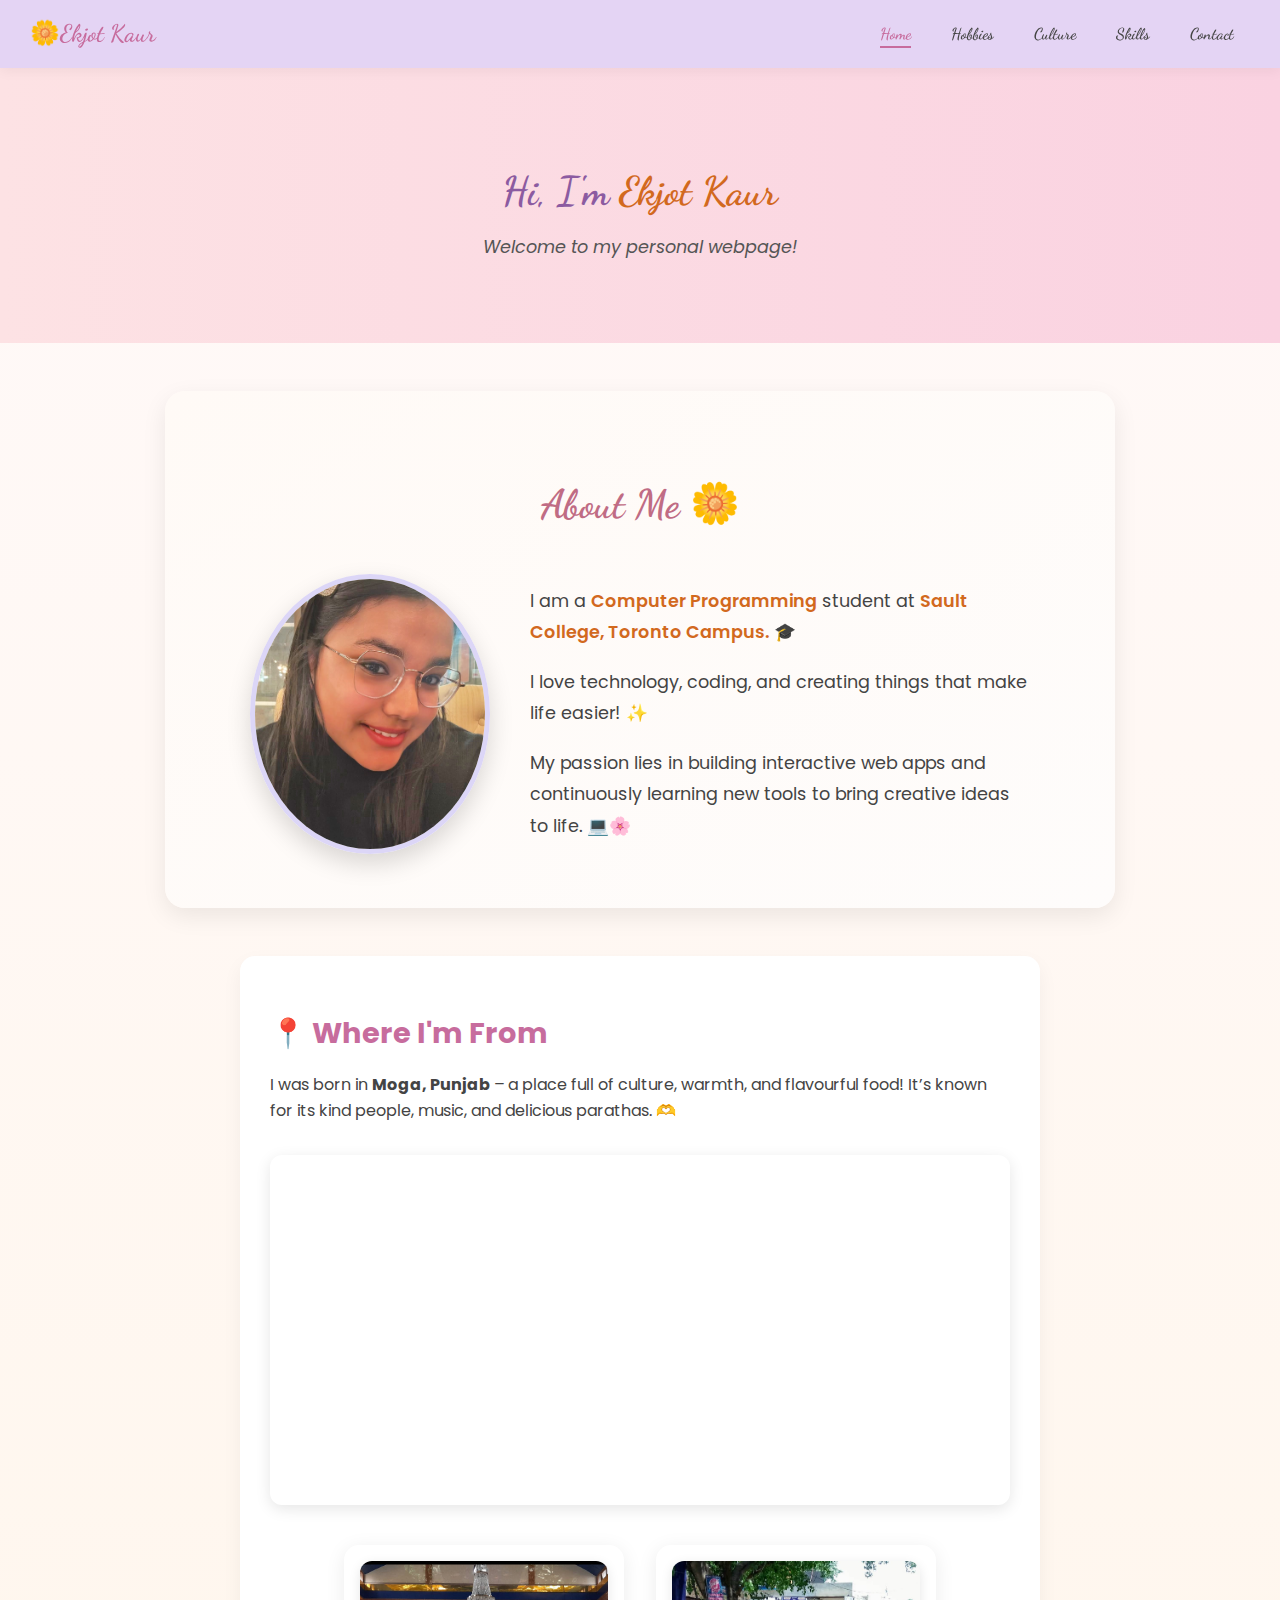
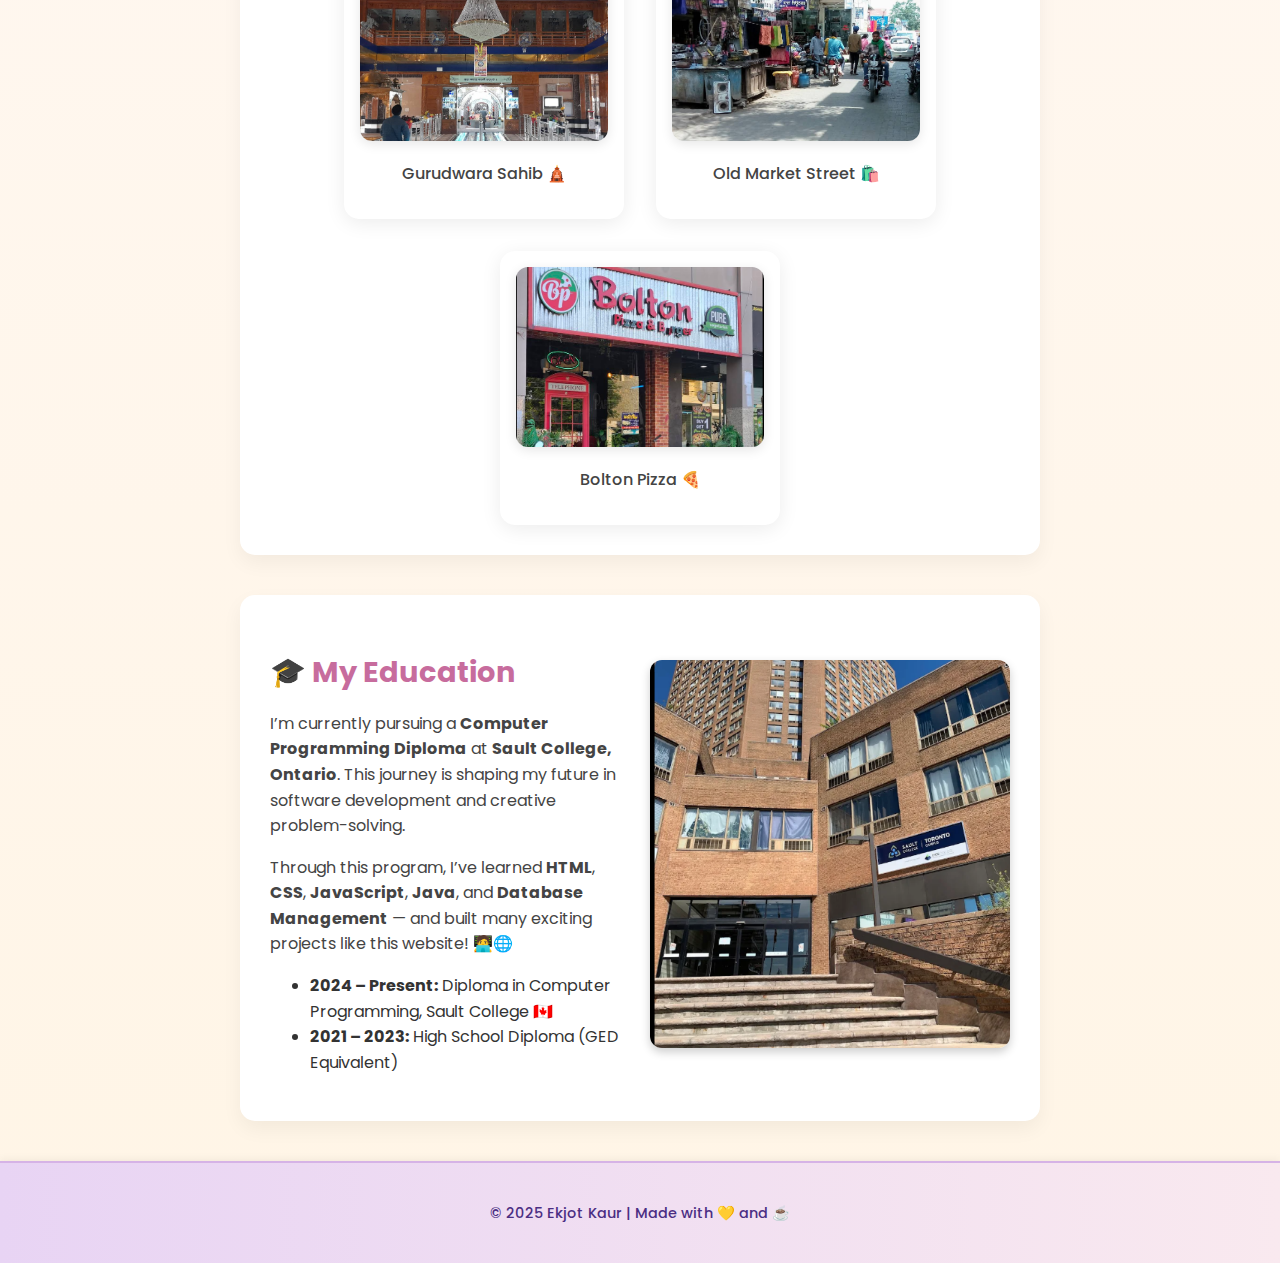
<file: index.html>
<!DOCTYPE html>
<html lang="en">
<head>
  <meta charset="UTF-8" />
  <meta name="viewport" content="width=device-width, initial-scale=1.0"/>
  <title>All About Me - Ekjot Kaur</title>

  <!-- Fonts -->
  <link href="https://fonts.googleapis.com/css2?family=Poppins:wght@400;600&family=Dancing+Script&display=swap" rel="stylesheet">
  <link rel="stylesheet" href="style.css" />
</head>

<body>
  <!-- TOP NAVIGATION -->
  <nav class="top-nav">
    <div class="logo">🌼Ekjot Kaur</div>
    <div class="nav-links">
      <a href="index.html" class="active">Home</a>
      <a href="hobbies.html">Hobbies</a>
      <a href="culture.html">Culture</a>
       <a href="skills.html">Skills</a>
      <a href="contact.html">Contact</a>
      
    </div>
  </nav>

  <!-- HERO -->
  <header class="hero">
    <div class="hero-text">
      <h1>Hi, I'm <span class="highlight">Ekjot Kaur</span></h1>
      <p><i>Welcome to my personal webpage!</i></p>
    </div>
  </header>

  <!-- MAIN CONTENT -->
  <main>
   

<!-- ABOUT ME SECTION -->
<section class="about-section">
  <h2>About Me 🌼</h2>
  <div class="about-content">
    <img src="Ekjot_kaur.jpg" alt="My photo" class="profile-pic" />
    <div class="about-text">
      <p>
        I am a <strong>Computer Programming</strong> student at 
        <strong>Sault College, Toronto Campus.</strong> 🎓  
      </p>
      <p>
        I love technology, coding, and creating things that make life easier! 
        <span class="sparkle">✨</span>
      </p>
      <p>
        My passion lies in building interactive web apps and continuously learning 
        new tools to bring creative ideas to life. 💻🌸
      </p>
    </div>
  </div>
</section>




    
<!-- 📍 Location Section -->
<section class="location-section card">
  <h2>📍 Where I'm From</h2>
  <p>
    I was born in <strong>Moga, Punjab</strong> – a place full of culture, warmth, and
    flavourful food! It’s known for its kind people, music, and delicious parathas. 🫶
  </p>

  <!-- Google Map -->
  <div class="map-container">
    <iframe src="https://www.google.com/maps/embed?pb=!1m18!1m12!1m3!1d54820.81482526684!2d75.14672840272169!3d30.822233032248196!2m3!1f0!2f0!3f0!3m2!1i1024!2i768!4f13.1!3m3!1m2!1s0x391a08620d7489c9%3A0x17a3d439cd1d10ad!2sMoga%2C%20Punjab%2C%20India!5e0!3m2!1sen!2sca!4v1760555578802!5m2!1sen!2sca"
      width="100%" height="350" style="border:0;" allowfullscreen loading="lazy"></iframe>
  </div>

  <!-- 🌸 Gallery -->
  <div class="gallery-grid">
    <div class="gallery-item">
      <a href="https://www.google.com/search?q=Gurdwara+Sahib+Moga+Punjab" target="_blank">
        <img src="gurduwara.png" alt="Gurdwara Sahib">
      </a>
      <p>Gurudwara Sahib 🛕</p>
    </div>

    <div class="gallery-item">
      <a href="https://www.google.com/maps/place/Moga+Punjab" target="_blank">
        <img src="street_view.png" alt="Old Market Street">
      </a>
      <p>Old Market Street 🛍️</p>
    </div>

    <div class="gallery-item">
      <a href='https://maps.app.goo.gl/arqkLL4oR2W17qGu8' target="_blank">
        <img src="Pizza.png" alt="Bolton Pizza">
      </a>
      <p>Bolton Pizza 🍕</p>
    </div>
  </div>

</section>



<section class="card education-section">
  <div class="edu-content">
    <div class="edu-text">
      <h2>🎓 My Education</h2>
      <p>
        I’m currently pursuing a <strong>Computer Programming Diploma</strong> at <strong>Sault College, Ontario</strong>.  
        This journey is shaping my future in software development and creative problem-solving.
      </p>
      <p>
        Through this program, I’ve learned <strong>HTML</strong>, <strong>CSS</strong>, <strong>JavaScript</strong>, <strong>Java</strong>, and <strong>Database Management</strong> — and built many exciting projects like this website! 🧑‍💻🌐
      </p>

      <div class="education-timeline">
        <ul>
          <li><strong>2024 – Present:</strong> Diploma in Computer Programming, Sault College 🇨🇦</li>
          <li><strong>2021 – 2023:</strong> High School Diploma (GED Equivalent)</li>
        </ul>
      </div>
    </div>
    <div class="edu-image">
      <img src="sault college _ building.png" alt="Sault College" />
    </div>
  </div>
</section>



  </main>

  <!-- FOOTER -->
  <footer>
    <p>&copy; 2025 Ekjot Kaur | Made with 💛 and ☕</p>
  </footer>
</body>
</html>
</file>
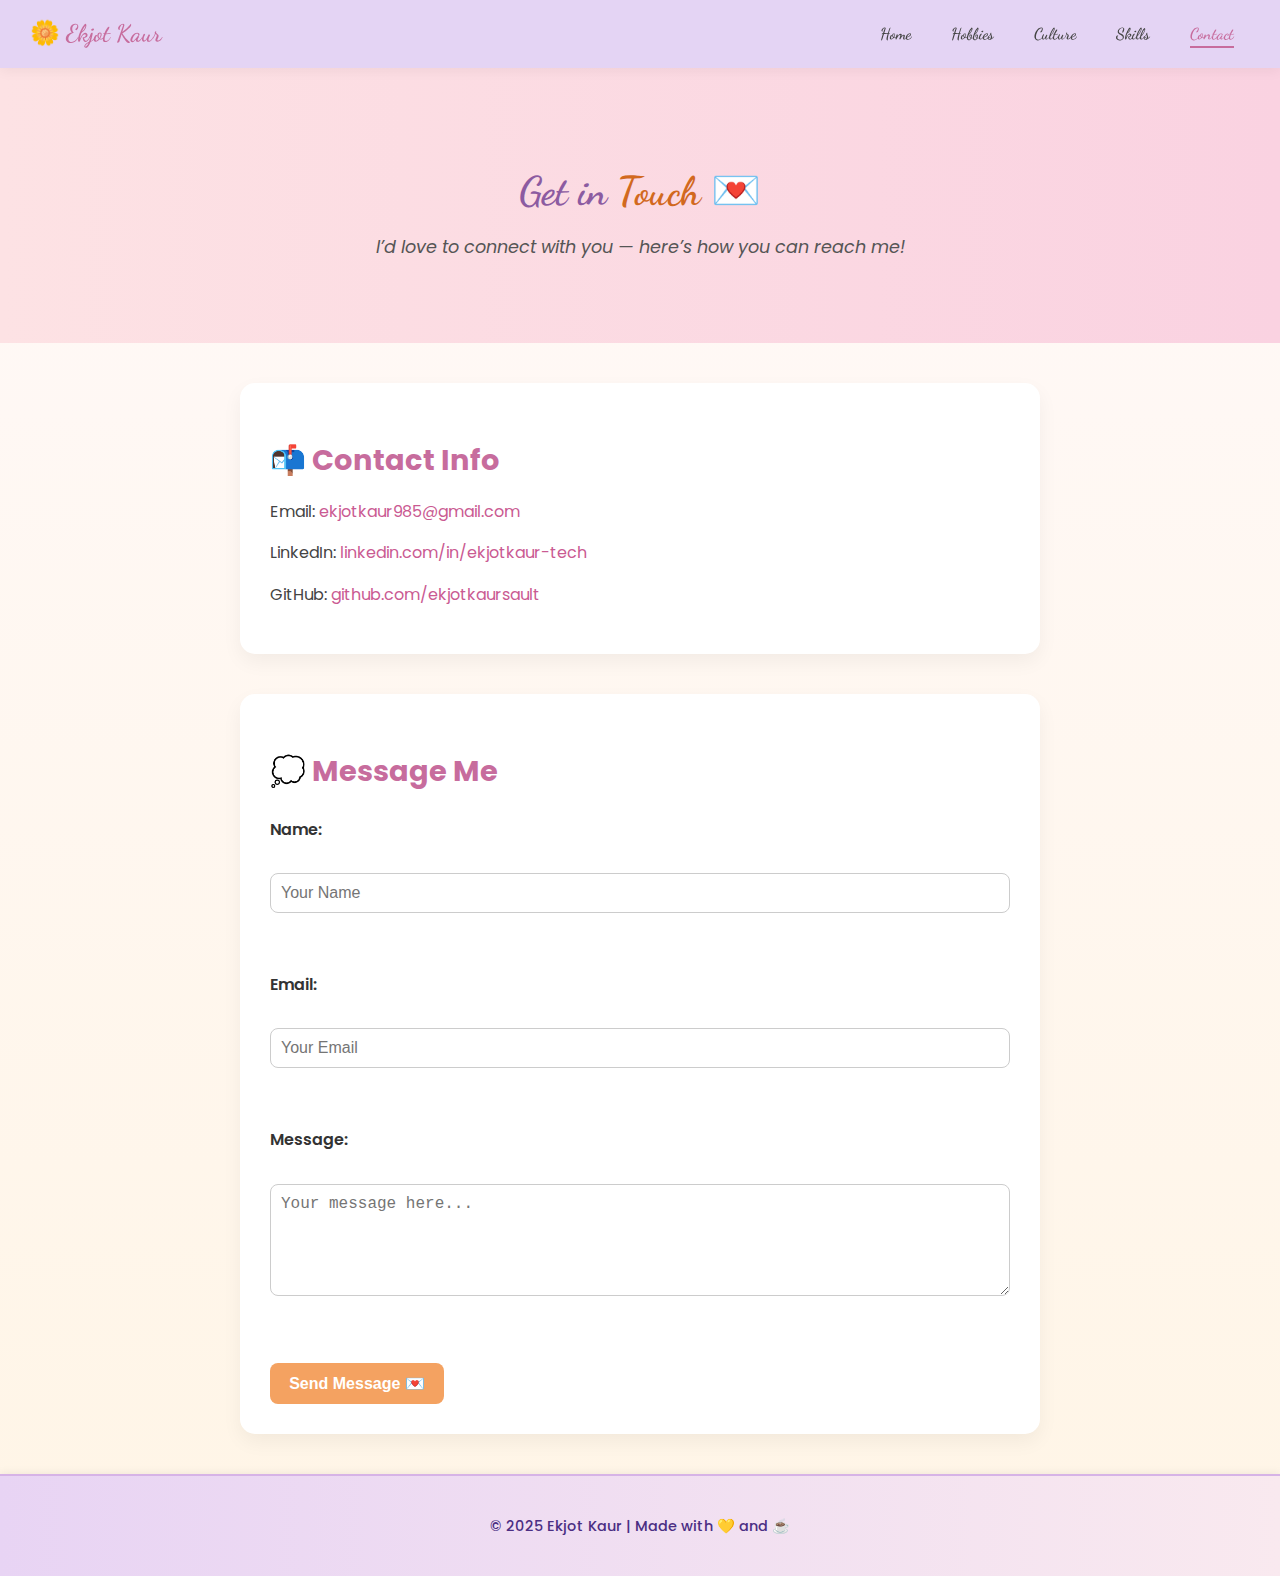
<file: contact.html>
<!DOCTYPE html>
<html lang="en">
<head>
  <meta charset="UTF-8" />
  <meta name="viewport" content="width=device-width, initial-scale=1.0" />
  <title>Contact - Ekjot Kaur</title>

  <!-- Fonts -->
  <link href="https://fonts.googleapis.com/css2?family=Poppins:wght@400;600&family=Dancing+Script&display=swap" rel="stylesheet">
  <link rel="stylesheet" href="style.css" />
</head>

<body>
  <!-- Navigation -->
  <nav class="top-nav">
    <div class="logo">🌼 Ekjot Kaur</div>
    <div class="nav-links">
      <a href="index.html">Home</a>
      <a href="hobbies.html">Hobbies</a>
      <a href="culture.html">Culture</a>
       <a href="skills.html">Skills</a>
      <a href="contact.html" class="active">Contact</a>
     
    </div>
  </nav>

  <!-- Hero Section -->
  <header class="hero">
    <div class="hero-text">
      <h1>Get in <span class="highlight">Touch</span> 💌</h1>
      <p>I’d love to connect with you — here’s how you can reach me!</p>
    </div>
  </header>

  <!-- Main Content -->
  <main>
    <section class="card">
      <h2>📬 Contact Info</h2>
      <p>Email: <a href="mailto:ekjotkaur985@gmail.com">ekjotkaur985@gmail.com</a></p>
      <p>LinkedIn: <a href="https://www.linkedin.com/in/ekjotkaur-tech" target="_blank">linkedin.com/in/ekjotkaur-tech</a></p>
      <p>GitHub: <a href="https://github.com/ekjotkaursault" target="_blank">github.com/ekjotkaursault</a></p>
    </section>

    <section class="card">
      <h2>💭 Message Me</h2>
      <form>
        <label>Name:</label><br>
        <input type="text" placeholder="Your Name" required><br><br>

        <label>Email:</label><br>
        <input type="email" placeholder="Your Email" required><br><br>

        <label>Message:</label><br>
        <textarea rows="5" placeholder="Your message here..." required></textarea><br><br>

        <button type="submit">Send Message 💌</button>
      </form>
    </section>
  </main>

  <footer>
    <p>&copy; 2025 Ekjot Kaur | Made with 💛 and ☕</p>
  </footer>
</body>
</html>
</file>
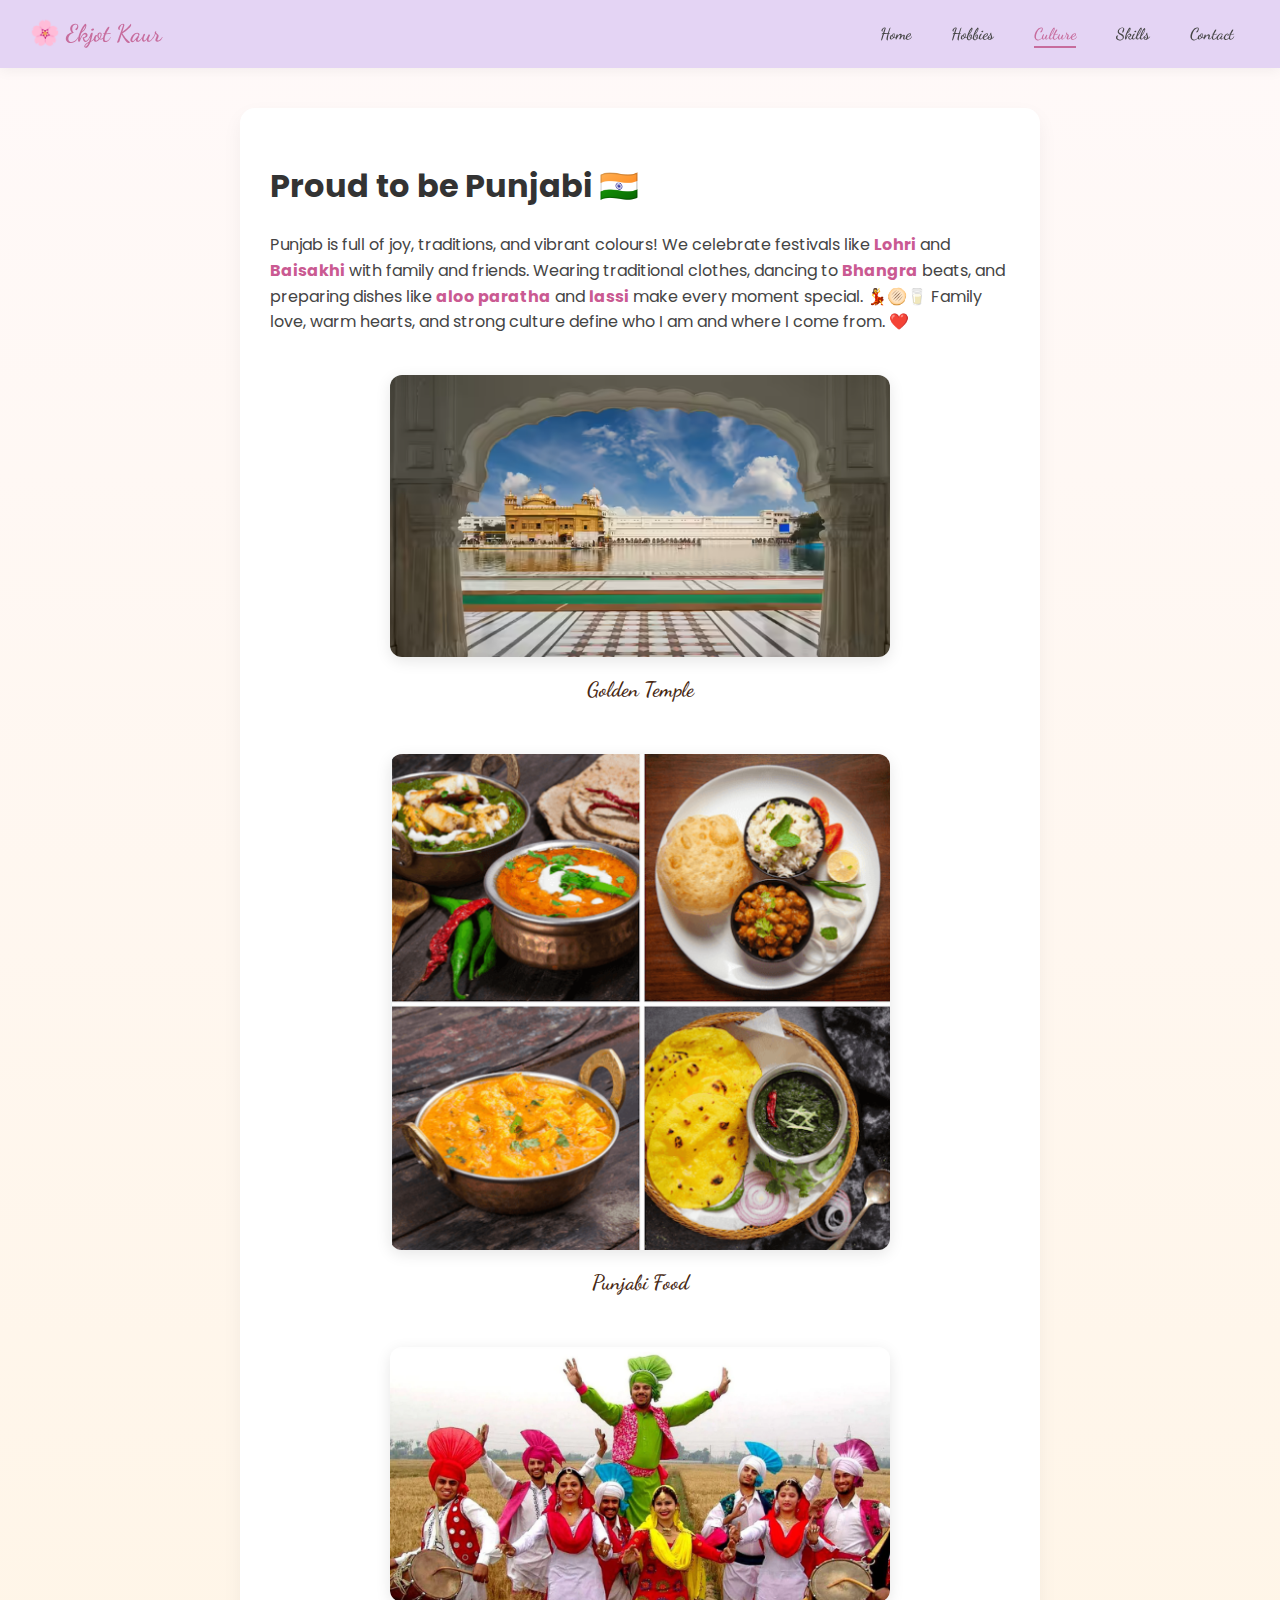
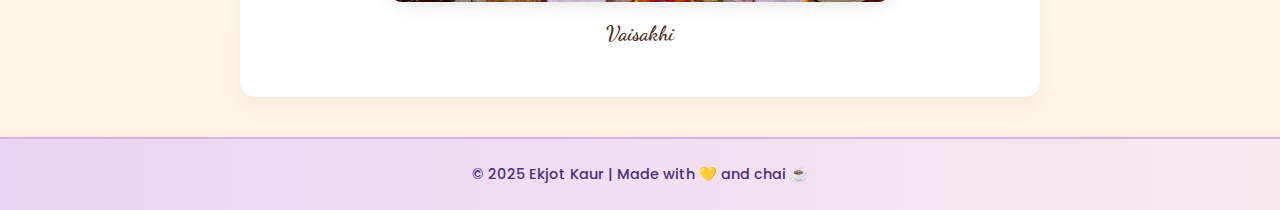
<file: culture.html>
<!DOCTYPE html>
<html lang="en">
<head>
  <meta charset="UTF-8" />
  <meta name="viewport" content="width=device-width, initial-scale=1.0" />
  <title>My Culture & Traditions</title>
  <link href="https://fonts.googleapis.com/css2?family=Poppins:wght@400;600&family=Dancing+Script&display=swap" rel="stylesheet">
  <link rel="stylesheet" href="style.css" />
</head>

<body>
  <!-- 🌸 NAVIGATION -->
  <nav class="top-nav">
    <div class="logo">🌸 Ekjot Kaur</div>
    <div class="nav-links">
      <a href="index.html">Home</a>
      <a href="hobbies.html">Hobbies</a>
      <a href="culture.html" class="active">Culture</a>
       <a href="skills.html">Skills</a>
      <a href="contact.html">Contact</a>
     
    </div>
  </nav>

  <!-- 🌼 MAIN CONTENT -->
  <main>
    <section class="card">
      <h1>Proud to be Punjabi 🇮🇳</h1>
      <p>
        Punjab is full of joy, traditions, and vibrant colours! We celebrate festivals like 
        <a href="https://en.wikipedia.org/wiki/Lohri" target="_blank"><strong>Lohri</strong></a> and 
        <a href="https://en.wikipedia.org/wiki/Vaisakhi" target="_blank"><strong>Baisakhi</strong></a> 
        with family and friends.  
        Wearing traditional clothes, dancing to <a href="https://en.wikipedia.org/wiki/Bhangra_(dance)" target="_blank"><strong>Bhangra</strong></a> beats, 
        and preparing dishes like <a href="https://en.wikipedia.org/wiki/Paratha" target="_blank"><strong>aloo paratha</strong></a> 
        and <a href="https://en.wikipedia.org/wiki/Lassi" target="_blank"><strong>lassi</strong></a> make every moment special. 💃🫓🥛  
        Family love, warm hearts, and strong culture define who I am and where I come from. ❤️
      </p>

      <!-- 🖼️ GALLERY -->
      <div class="gallery">
        <!-- 🕌 Golden Temple -->
        <figure>
          <a href="https://en.wikipedia.org/wiki/Golden_Temple" target="_blank">
            <img src="Golden_Temple.png" alt="Golden Temple" />
          </a>
          <figcaption>Golden Temple </figcaption>
        </figure>

        <!-- 🍛 Punjabi Food -->
        <figure>
          <a href="https://en.wikipedia.org/wiki/Punjabi_cuisine" target="_blank">
            <img src="punjabi 4 photo food.png" alt="Punjabi Food" />
          </a>
          <figcaption>Punjabi Food </figcaption>
        </figure>

        <!-- 💃 Vaisakhi -->
        <figure>
          <a href="https://en.wikipedia.org/wiki/Baisakhi" target="_blank">
            <img src="Baisakhi.png" alt="Vaisakhi Festival" />
          </a>
          <figcaption>Vaisakhi </figcaption>
        </figure>
      </div>
    </section>
  </main>

  <!-- 🌸 FOOTER -->
  <footer>
    &copy; 2025 Ekjot Kaur | Made with 💛 and chai ☕
  </footer>
</body>
</html>
</file>
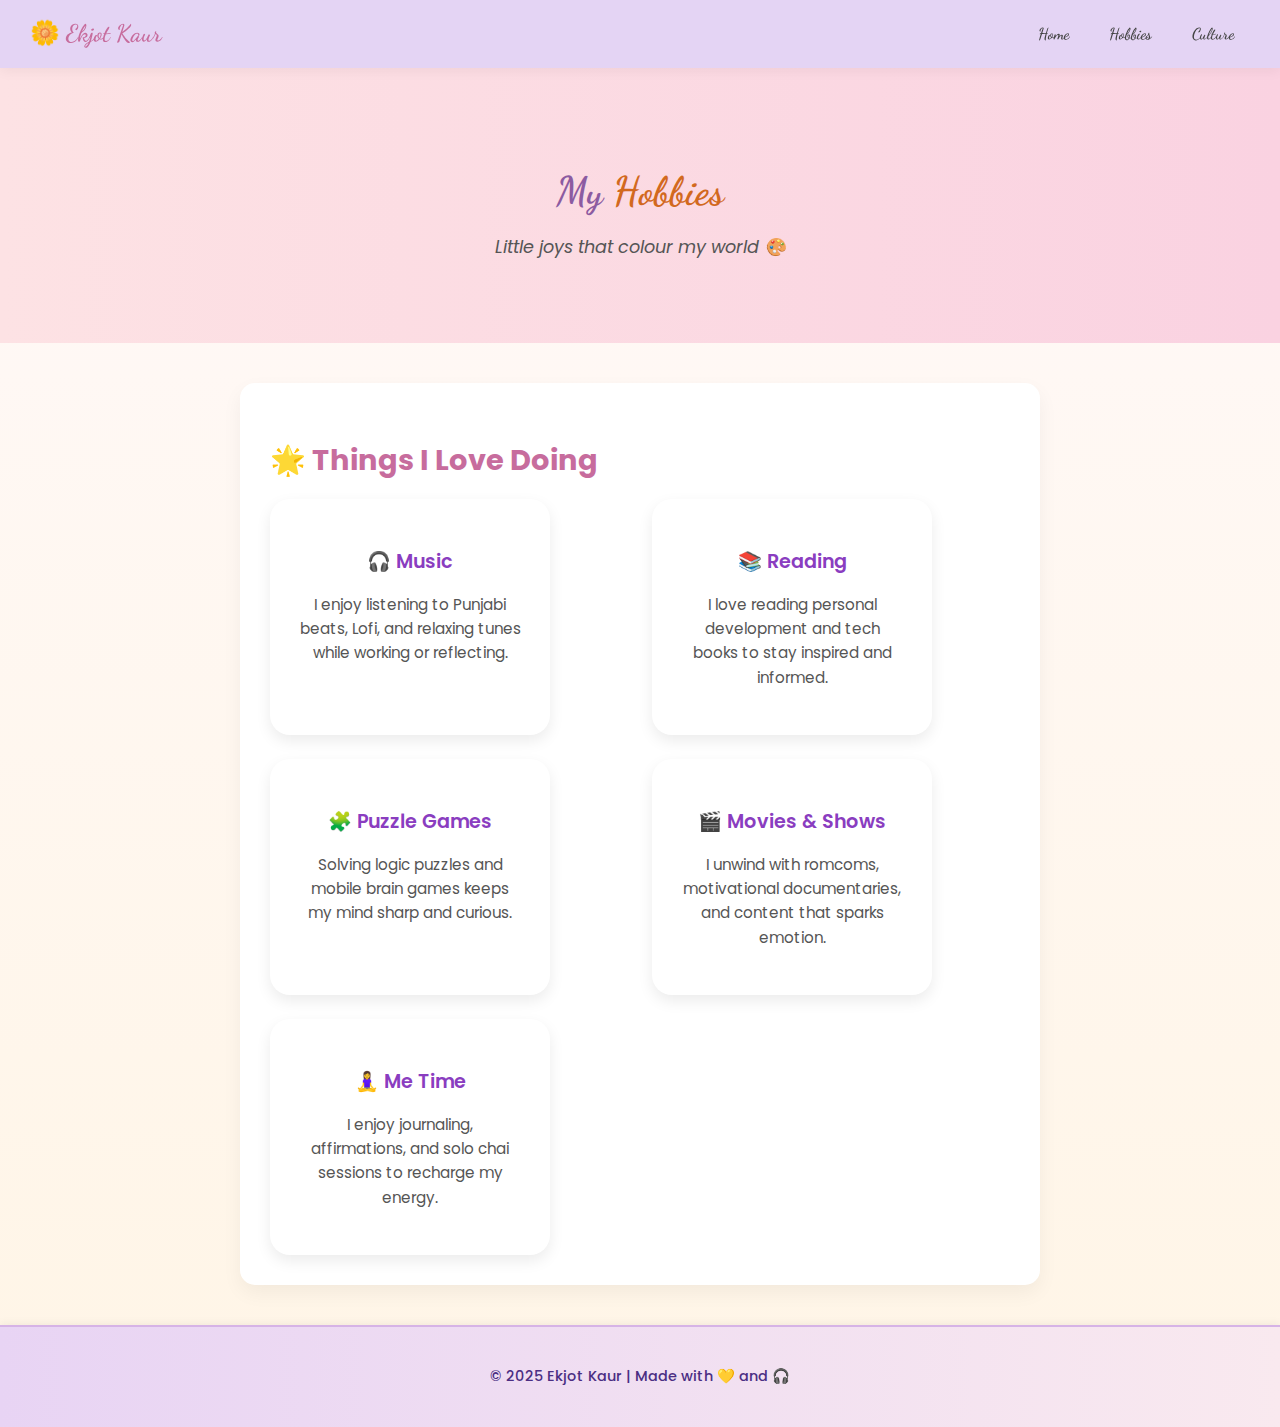
<file: hobbies.html>
<!-- hobbies.html -->
<!DOCTYPE html>
<html lang="en">
<head>
  <meta charset="UTF-8" />
  <meta name="viewport" content="width=device-width, initial-scale=1.0" />
  <title>My Hobbies - Ekjot Kaur</title>
  <link href="https://fonts.googleapis.com/css2?family=Poppins:wght@400;600&family=Dancing+Script&display=swap" rel="stylesheet">
  <link rel="stylesheet" href="style.css" />
</head>
<body>
  <nav class="top-nav">
    <div class="logo">🌼 Ekjot Kaur</div>
    <div class="nav-links">
      <a href="index.html">Home</a>
      <a href="hobbies.html">Hobbies</a>
      <a href="culture.html">Culture</a>
    </div>
  </nav>

  <header class="hero">
    <div class="hero-text">
      <h1>My <span class="highlight">Hobbies</span></h1>
      <p>Little joys that colour my world 🎨</p>
    </div>
  </header>

  <main>
    <section class="card">
      <h2>🌟 Things I Love Doing</h2>
      <div class="hobby-grid">
        <div class="hobby-card">
          <h3>🎧 Music</h3>
          <p>I enjoy listening to Punjabi beats, Lofi, and relaxing tunes while working or reflecting.</p>
        </div>

        <div class="hobby-card">
          <h3>📚 Reading</h3>
          <p>I love reading personal development and tech books to stay inspired and informed.</p>
        </div>

        <div class="hobby-card">
          <h3>🧩 Puzzle Games</h3>
          <p>Solving logic puzzles and mobile brain games keeps my mind sharp and curious.</p>
        </div>

        <div class="hobby-card">
          <h3>🎬 Movies & Shows</h3>
          <p>I unwind with romcoms, motivational documentaries, and content that sparks emotion.</p>
        </div>

        <div class="hobby-card">
          <h3>🧘‍♀️ Me Time</h3>
          <p>I enjoy journaling, affirmations, and solo chai sessions to recharge my energy.</p>
        </div>
      </div>
    </section>
  </main>

  <footer>
    <p>&copy; 2025 Ekjot Kaur | Made with 💛 and 🎧</p>
  </footer>
</body>
</html>
</file>
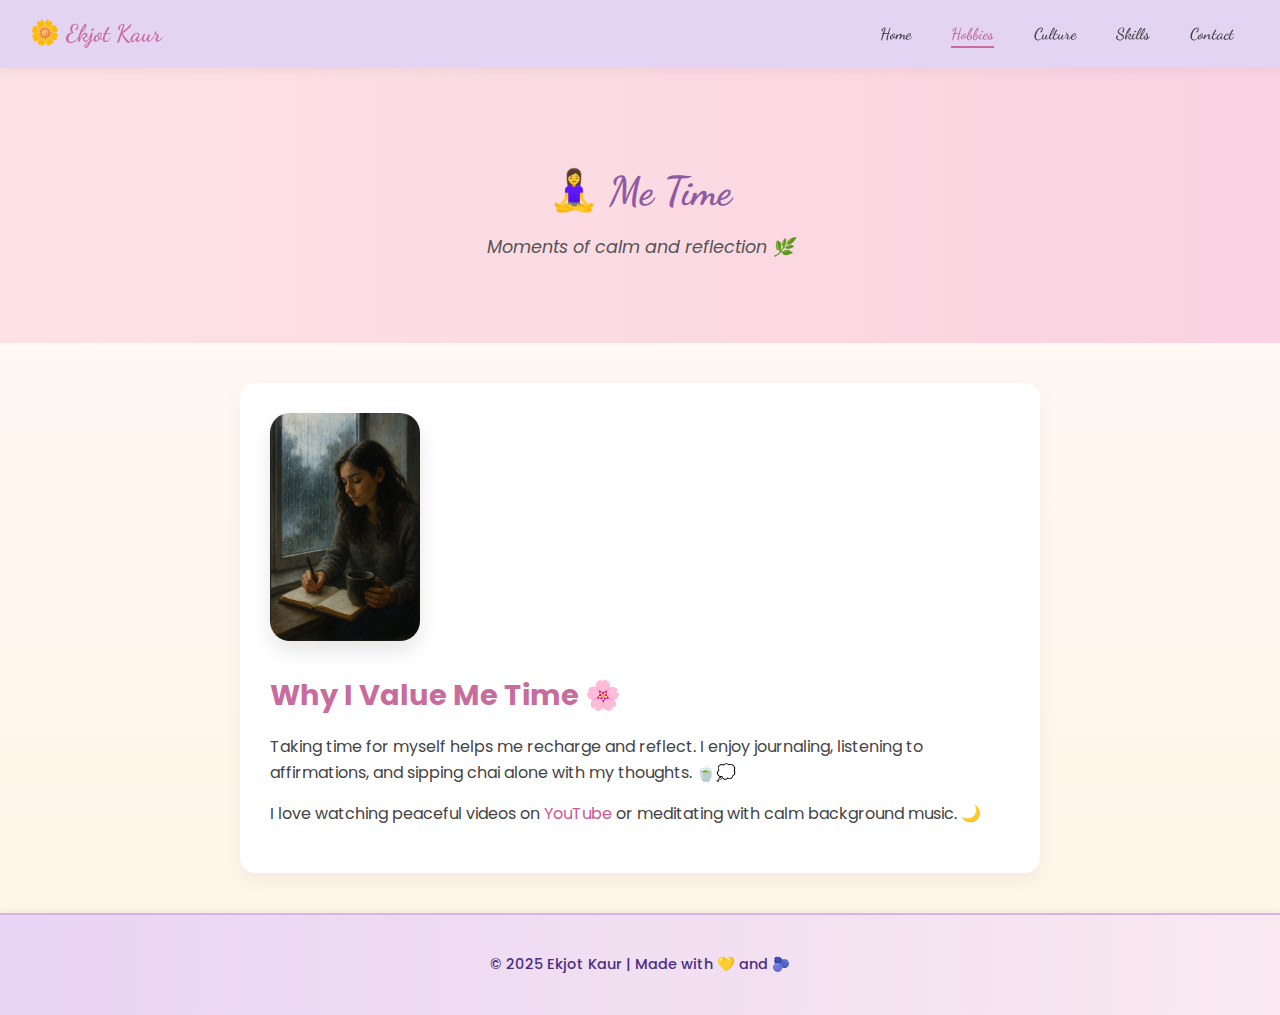
<file: meTime.html>
<!DOCTYPE html>
<html lang="en">
<head>
  <meta charset="UTF-8">
  <meta name="viewport" content="width=device-width, initial-scale=1.0">
  <title>Me Time - Ekjot Kaur</title>
  <link href="https://fonts.googleapis.com/css2?family=Poppins:wght@400;600&family=Dancing+Script&display=swap" rel="stylesheet">
  <link rel="stylesheet" href="style.css">
</head>

<body>
  <!-- Navigation -->
  <nav class="top-nav">
    <div class="logo">🌼 Ekjot Kaur</div>
    <div class="nav-links">
      <a href="index.html">Home</a>
      <a href="hobbies.html" class="active">Hobbies</a>
      <a href="culture.html">Culture</a>
       <a href="skills.html">Skills</a>
      <a href="contact.html">Contact</a>
      
    </div>
  </nav>

  <!-- Hero Section -->
  <header class="hero">
    <div class="hero-text">
      <h1>🧘‍♀️ Me Time</h1>
      <p>Moments of calm and reflection 🌿</p>
    </div>
  </header>

<main>
  <!-- Optional Image -->
  <section class="image-section">

  </section>

  <!-- Main Content -->
  
    <section class="card">
      <img src="meTime for.png" alt="Me Time Reflection" class="hero-img">
      <h2>Why I Value Me Time 🌸</h2>
      <p>
        Taking time for myself helps me recharge and reflect.
        I enjoy journaling, listening to affirmations, and sipping chai alone with my thoughts. 🍵💭
      </p>
      <p>
        I love watching peaceful videos on 
        <a href="https://www.youtube.com/results?search_query=positive+affirmations" target="_blank">YouTube</a>
        or meditating with calm background music. 🌙
      </p>
    </section>
  </main>

  <!-- Footer -->
  <footer>
    <p>&copy; 2025 Ekjot Kaur | Made with 💛 and 🫐</p>
  </footer>
</body>
</html>
</file>
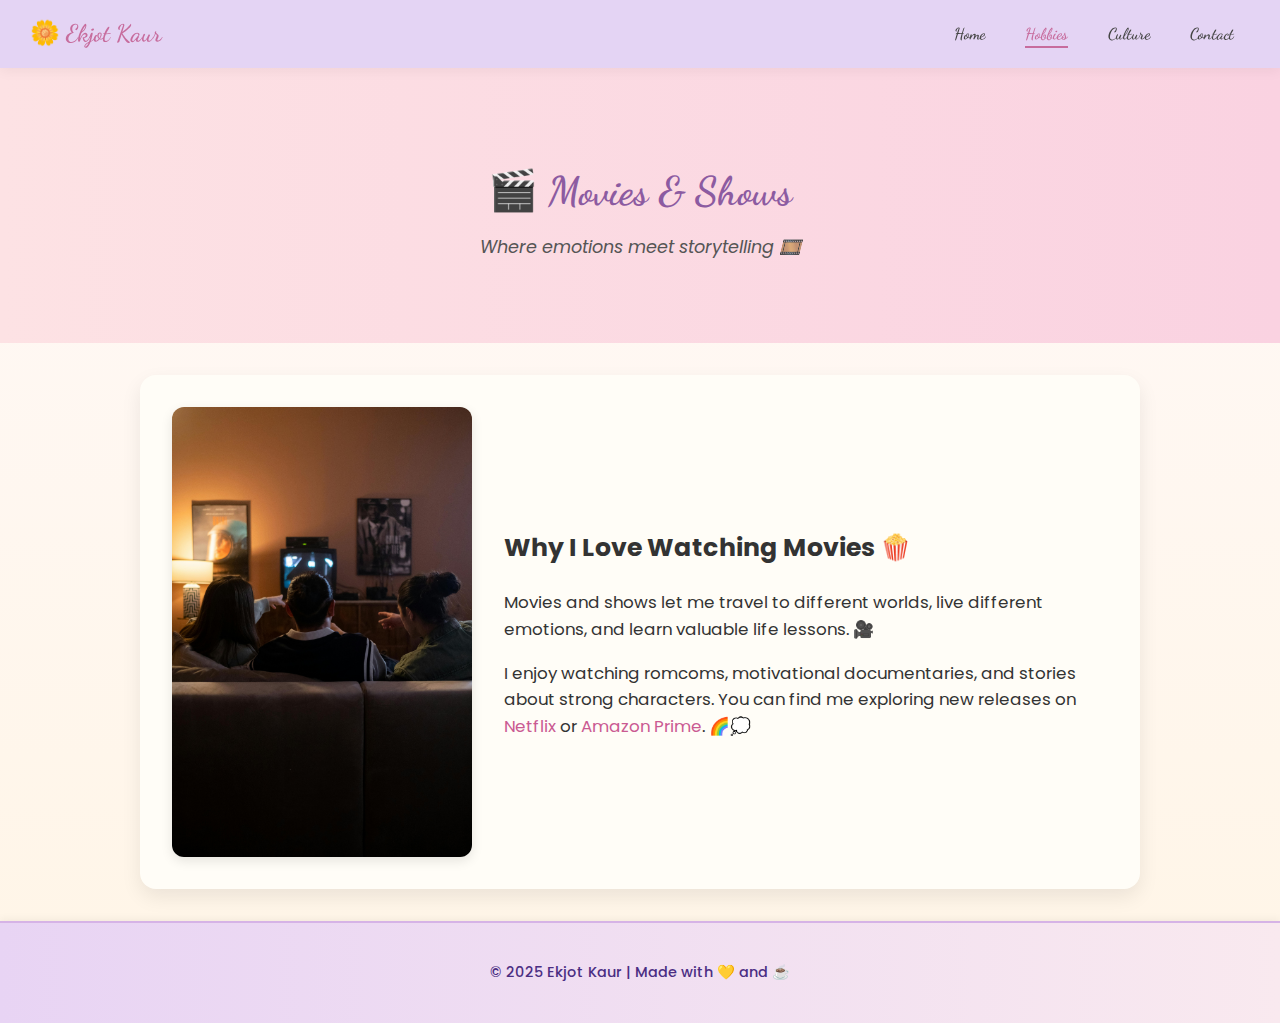
<file: movies.html>
<!DOCTYPE html>
<html lang="en">
<head>
  <meta charset="UTF-8">
  <meta name="viewport" content="width=device-width, initial-scale=1.0">
  <title>Movies & Shows - Ekjot Kaur</title>
  <link href="https://fonts.googleapis.com/css2?family=Poppins:wght@400;600&family=Dancing+Script&display=swap" rel="stylesheet">
  <link rel="stylesheet" href="style.css">
</head>

<body>
  <!-- Navigation -->
  <nav class="top-nav">
    <div class="logo">🌼 Ekjot Kaur</div>
    <div class="nav-links">
      <a href="index.html">Home</a>
      <a href="hobbies.html" class="active">Hobbies</a>
      <a href="culture.html">Culture</a>
      <a href="contact.html">Contact</a>
    </div>
  </nav>

  <!-- Hero Section -->
  <header class="hero">
    <div class="hero-text">
      <h1>🎬 Movies & Shows</h1>
      <p>Where emotions meet storytelling 🎞️</p>
    </div>
  </header>

  <!-- Main Section -->
  <main>
    <section class="media-section">
      <img src="movies and shows.jpg" alt="Watching movies" class="media-photo">

      <div class="media-text">
        <h2>Why I Love Watching Movies 🍿</h2>
        <p>
          Movies and shows let me travel to different worlds, live different emotions, and
          learn valuable life lessons. 🎥  
        </p>
        <p>
          I enjoy watching romcoms, motivational documentaries, and stories about strong characters.  
          You can find me exploring new releases on 
          <a href="https://www.netflix.com/" target="_blank">Netflix</a> or 
          <a href="https://www.primevideo.com/" target="_blank">Amazon Prime</a>. 🌈💭
        </p>
      </div>
    </section>
  </main>

  <!-- Footer -->
  <footer>
    <p>&copy; 2025 Ekjot Kaur | Made with 💛 and ☕</p>
  </footer>
</body>
</html>
</file>
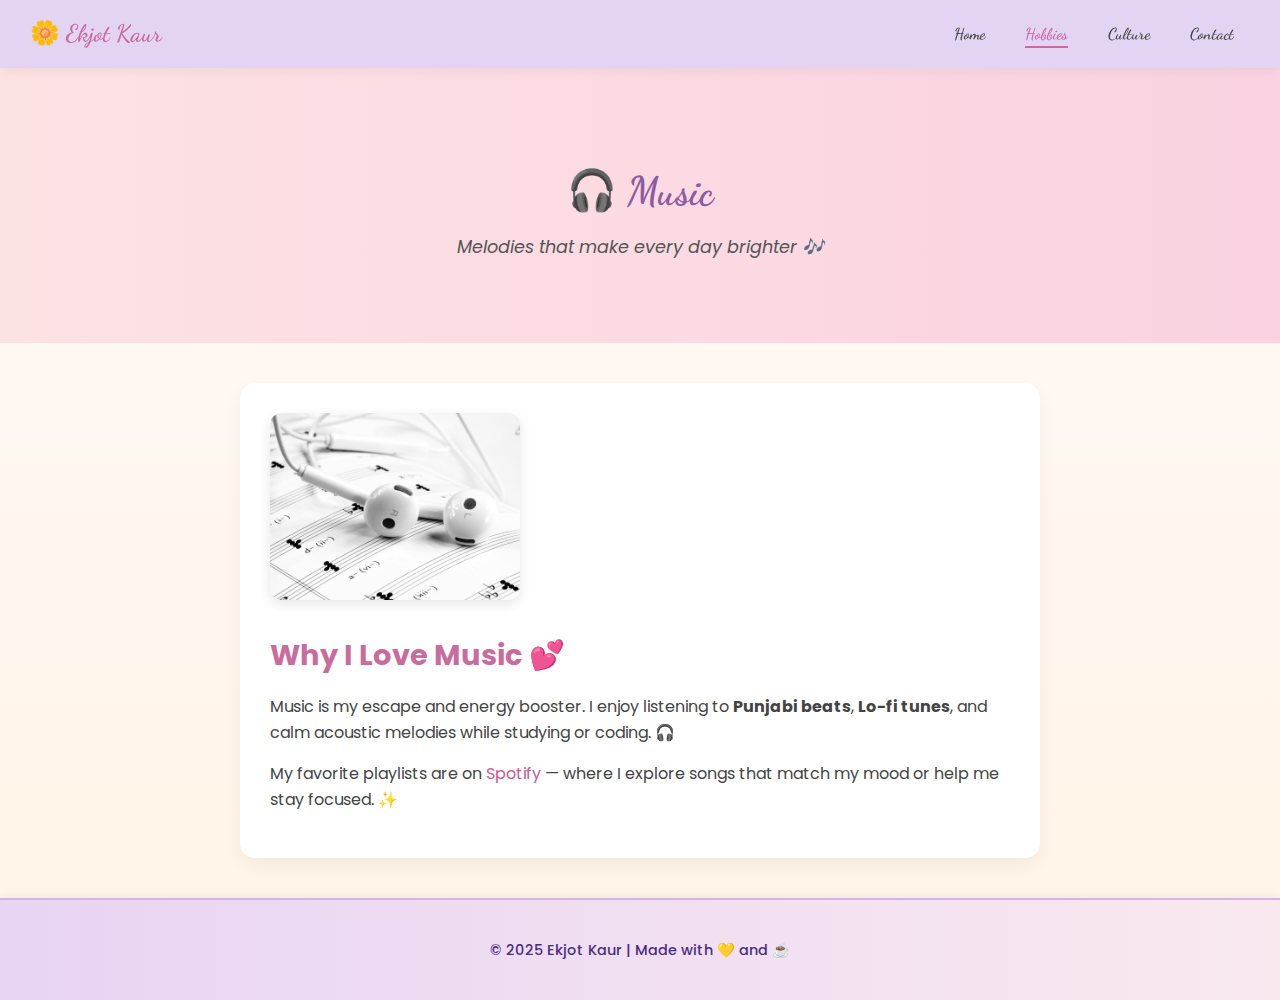
<file: music.html>
<!DOCTYPE html>
<html lang="en">
<head>
  <meta charset="UTF-8">
  <meta name="viewport" content="width=device-width, initial-scale=1.0">
  <title>Music - Ekjot Kaur</title>
  <link href="https://fonts.googleapis.com/css2?family=Poppins:wght@400;600&family=Dancing+Script&display=swap" rel="stylesheet">
  <link rel="stylesheet" href="style.css">
</head>

<body>
  <nav class="top-nav">
    <div class="logo">🌼 Ekjot Kaur</div>
    <div class="nav-links">
      <a href="index.html">Home</a>
      <a href="hobbies.html" class="active">Hobbies</a>
      <a href="culture.html">Culture</a>
      <a href="contact.html">Contact</a>
    </div>
  </nav>

  <header class="hero">
    <div class="hero-text">
      <h1>🎧 Music</h1>
      <p>Melodies that make every day brighter 🎶</p>
    </div>
  </header>

  <main>
    <section class="card">

      <img src="music.jpg" alt="Ekjot enjoying music" class="music-photo" />
      <h2>Why I Love Music 💕</h2>
      <p>
        Music is my escape and energy booster. I enjoy listening to <strong>Punjabi beats</strong>, <strong>Lo-fi tunes</strong>,
        and calm acoustic melodies while studying or coding. 🎧  
      </p>
      <p>
        My favorite playlists are on <a href="https://open.spotify.com/" target="_blank">Spotify</a> —
        where I explore songs that match my mood or help me stay focused. ✨
      </p>
    </section>
  </main>

  <footer>
    <p>&copy; 2025 Ekjot Kaur | Made with 💛 and ☕</p>
  </footer>
</body>
</html>
</file>
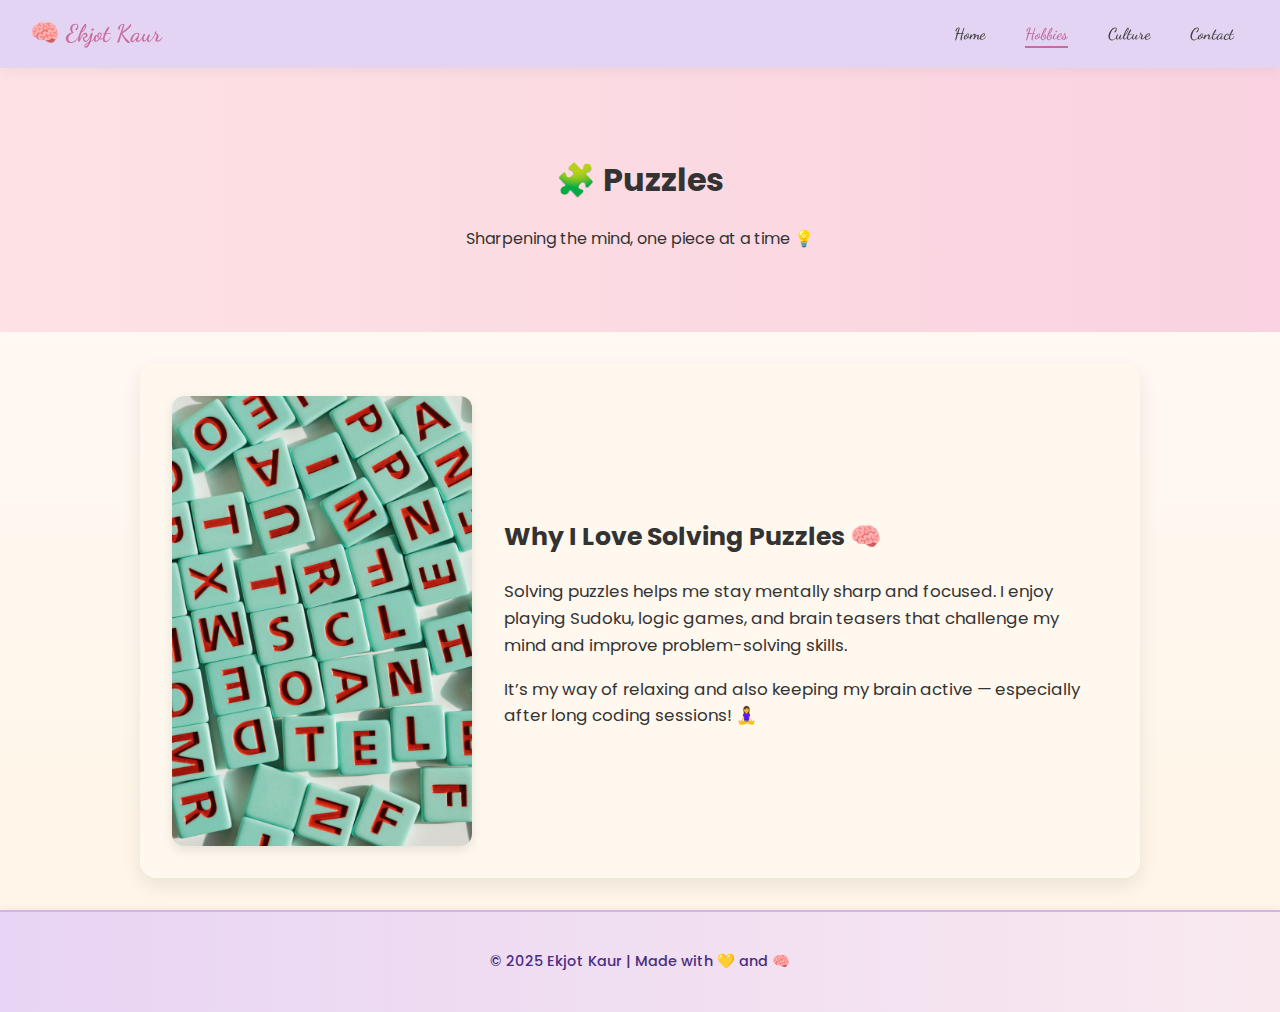
<file: puzzles.html>
<!DOCTYPE html>
<html lang="en">
<head>
  <meta charset="UTF-8" />
  <meta name="viewport" content="width=device-width, initial-scale=1.0"/>
  <title>Puzzles - Ekjot Kaur</title>
  <link href="https://fonts.googleapis.com/css2?family=Poppins:wght@400;600&family=Dancing+Script&display=swap" rel="stylesheet">
  <link rel="stylesheet" href="style.css" />
</head>

<body>
  <!-- Navigation -->
  <nav class="top-nav">
    <div class="logo">🧠 Ekjot Kaur</div>
    <div class="nav-links">
      <a href="index.html">Home</a>
      <a href="hobbies.html" class="active">Hobbies</a>
      <a href="culture.html">Culture</a>
      <a href="contact.html">Contact</a>
    </div>
  </nav>

  <!-- Hero Section -->
  <header class="hero">
    <h1>🧩 Puzzles</h1>
    <p>Sharpening the mind, one piece at a time 💡</p>
  </header>

  <!-- Main Content -->
  <main>
    <section class="puzzle-section">
      <img src="puzzle.jpg" alt="Puzzle solving" class="puzzle-photo" />
      
      <div class="puzzle-text">
        <h2>Why I Love Solving Puzzles 🧠</h2>
        <p>
          Solving puzzles helps me stay mentally sharp and focused. I enjoy playing Sudoku, logic games, and brain teasers that challenge my mind and improve problem-solving skills.
        </p>
        <p>
          It’s my way of relaxing and also keeping my brain active — especially after long coding sessions! 🧘‍♀️
        </p>
      </div>
    </section>
  </main>

  <!-- Footer -->
  <footer>
    <p>© 2025 Ekjot Kaur | Made with 💛 and 🧠</p>
  </footer>
</body>
</html>
</file>
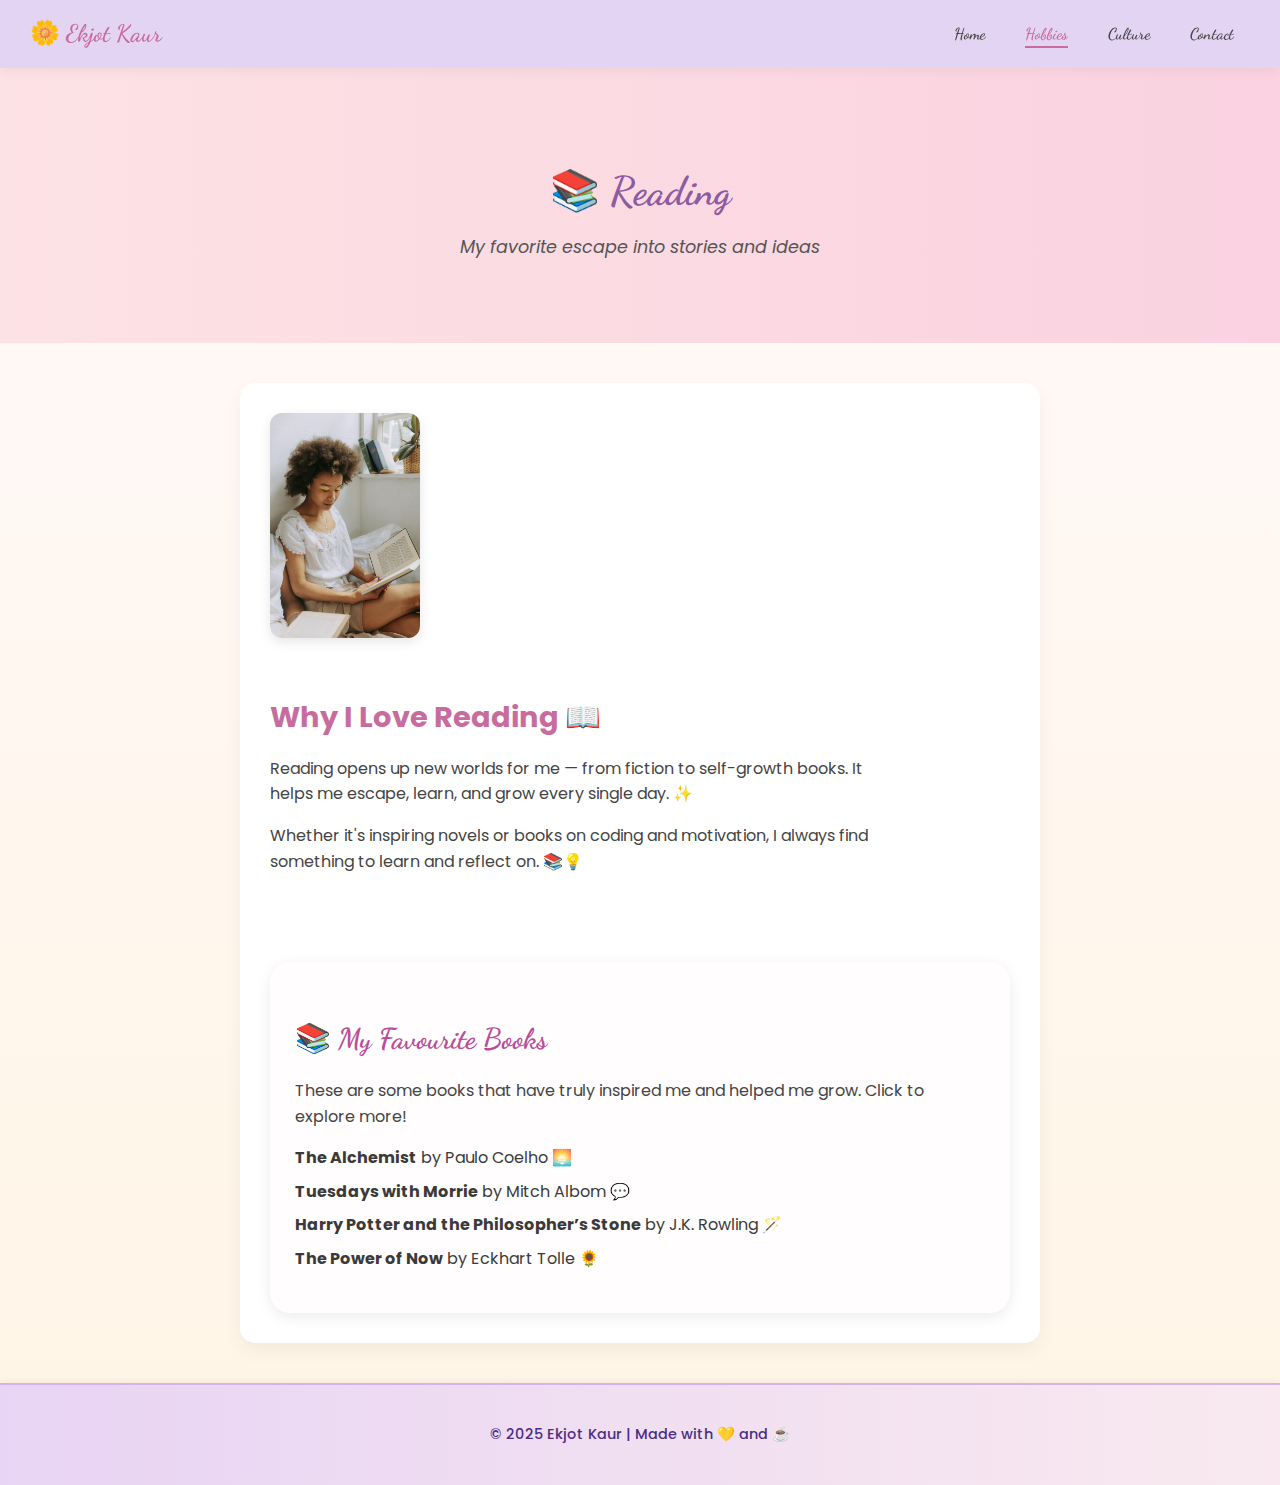
<file: reading.html>
<!DOCTYPE html>
<html lang="en">
<head>
  <meta charset="UTF-8">
  <meta name="viewport" content="width=device-width, initial-scale=1.0">
  <title>Reading - Ekjot Kaur</title>
  <link href="https://fonts.googleapis.com/css2?family=Poppins:wght@400;600&family=Dancing+Script&display=swap" rel="stylesheet">
  <link rel="stylesheet" href="style.css">
</head>
<body>
  <!-- Navigation -->
  <nav class="top-nav">
    <div class="logo">🌼 Ekjot Kaur</div>
    <div class="nav-links">
      <a href="index.html">Home</a>
      <a href="hobbies.html" class="active">Hobbies</a>
      <a href="culture.html">Culture</a>
      <a href="contact.html">Contact</a>
    </div>
  </nav>

  <!-- Hero -->
  <header class="hero">
    <div class="hero-text">
      <h1>📚 Reading</h1>
      <p>My favorite escape into stories and ideas</p>
    </div>
  </header>

  <!-- Main -->
  <main>
    <section class="card reading-section">
      <img src="reading.jpg" alt="Ekjot reading books" class="reading-photo" />
      <div class="reading-text">
        <h2>Why I Love Reading 📖</h2>
        <p>
          Reading opens up new worlds for me — from fiction to self-growth books. 
          It helps me escape, learn, and grow every single day. ✨
        </p>
        <p>
          Whether it's inspiring novels or books on coding and motivation, 
          I always find something to learn and reflect on. 📚💡
        </p>
      </div>

      <!-- 🌸 Favourite Books Section -->
      <div class="favorite-books">
        <h3>📚 My Favourite Books</h3>
        <p>These are some books that have truly inspired me and helped me grow. Click to explore more!</p>

        <ul>
          <li>
            <a href="https://www.goodreads.com/book/show/10210.The_Alchemist" target="_blank">
              <strong>The Alchemist</strong> by Paulo Coelho 🌅
            </a>
          </li>
          <li>
            <a href="https://www.goodreads.com/book/show/41865.Tuesdays_with_Morrie" target="_blank">
              <strong>Tuesdays with Morrie</strong> by Mitch Albom 💬
            </a>
          </li>
          <li>
            <a href="https://www.goodreads.com/book/show/14494.Harry_Potter_and_the_Sorcerer_s_Stone" target="_blank">
              <strong>Harry Potter and the Philosopher’s Stone</strong> by J.K. Rowling 🪄
            </a>
          </li>
          <li>
            <a href="https://www.goodreads.com/book/show/10127019.the-power-of-now" target="_blank">
              <strong>The Power of Now</strong> by Eckhart Tolle 🌻
            </a>
          </li>
        </ul>
      </div>
    </section>
  </main>

  <!-- Footer -->
  <footer>
    <p>&copy; 2025 Ekjot Kaur | Made with 💛 and ☕</p>
  </footer>
</body>
</html>
</file>
<file: style.css>
* {
  box-sizing: border-box;
  scroll-behavior: smooth;
  transition: all 0.3s ease;
}

/* BODY */
body {
  margin: 0;
  font-family: 'Poppins', sans-serif;
  background: linear-gradient(135deg, #fefcfb, #f8e1ba);
  color: #333;
}

/* NAVBAR */
.top-nav {
  background-color: #a7b3ce;
  display: flex;
  justify-content: space-between;
  align-items: center;
  padding: 1rem 2rem;
  box-shadow: 0 3px 12px rgba(0, 0, 0, 0.08);
  position: sticky;
  top: 0;
  z-index: 10;
}

.logo {
  font-family: 'Dancing Script', cursive;
  font-size: 1.8rem;
  color: #a0522d;
  font-weight: bold;
}

.nav-links a {
  text-decoration: none;
  color: #444;
  margin: 0 1rem;
  font-weight: 500;
}

.nav-links a:hover {
  color: #a0522d;
  text-shadow: 0 0 10px #f4c542;
}

.nav-links .active {
  color: #a0522d;
  border-bottom: 2px solid #a0522d;
  padding-bottom: 3px;
}

/* HERO SECTION */
.hero {
  text-align: center;
  padding: 4rem 1rem 2rem;
  background: linear-gradient(135deg, #fff6e5, #fde2d0);
  animation: fadeIn 1s ease-in;
}

.hero-text h1 {
  font-family: 'Dancing Script', cursive;
  font-size: 2.8rem;
  margin-bottom: 0.5rem;
  color: #a0522d;
}

.hero-text p {
  font-size: 1.1rem;
  color: #555;
}

.highlight {
  color: #d2691e;
}

/* CARD CONTAINER */
.card {
  background: #fff;
  border-radius: 15px;
  padding: 2rem;
  margin: 2rem auto;
  max-width: 900px;
  box-shadow: 0 4px 20px rgba(0,0,0,0.08);
  animation: fadeIn 1s ease-in;
}

/* ANIMATIONS */
@keyframes fadeIn {
  from { opacity: 0; transform: translateY(10px); }
  to { opacity: 1; transform: translateY(0); }
}

/* ABOUT SECTION */
.about-content {
  display: flex;
  align-items: center;
  flex-wrap: wrap;
  gap: 1.5rem;
}

.profile-pic {
  width: 180px;
  border-radius: 50%;
  box-shadow: 0 3px 15px rgba(0,0,0,0.15);
}

/* GALLERY */
.gallery {
  display: flex;
  flex-wrap: wrap;
  justify-content: center;
  gap: 1rem;
  margin-top: 1.5rem;
}

.gallery img {
  width: 260px;
  border-radius: 12px;
  box-shadow: 0 4px 15px rgba(0,0,0,0.1);
  transition: transform 0.4s ease;
}

.gallery img:hover {
  transform: scale(1.05);
  box-shadow: 0 4px 20px rgba(0,0,0,0.2);
}

.gallery figcaption {
  text-align: center;
  font-size: 0.95rem;
  color: #555;
  margin-top: 0.5rem;
}

/* HOBBY GRID */
.hobby-grid {
  display: grid;
  grid-template-columns: repeat(auto-fit, minmax(250px, 1fr));
  gap: 1.2rem;
  margin-top: 1rem;
}

.hobby-card {
  background: #fffdf5;
  border-radius: 12px;
  padding: 1.5rem;
  text-align: center;
  box-shadow: 0 3px 10px rgba(0,0,0,0.08);
  transition: all 0.3s ease;
}

.hobby-card:hover {
  transform: translateY(-5px);
  background: #fff8e6;
}

.hobby-card h3 a {
  text-decoration: none;
  color: #a0522d;
}

.hobby-card h3 a:hover {
  text-shadow: 0 0 8px #f4c542;
}

/* CONTACT FORM */
form {
  display: flex;
  flex-direction: column;
}

form label {
  font-weight: 600;
  margin-top: 0.5rem;
}

form input, form textarea {
  width: 100%;
  padding: 10px;
  border-radius: 8px;
  border: 1px solid #ccc;
  font-size: 1rem;
  margin-top: 5px;
}

form textarea {
  resize: vertical;
}

button {
  background: #f4c542;
  border: none;
  padding: 0.7rem 1.2rem;
  font-size: 1rem;
  font-weight: 600;
  border-radius: 8px;
  cursor: pointer;
  color: #222;
  align-self: flex-start;
  margin-top: 1rem;
}

button:hover {
  background: #dba53c;
  color: white;
  box-shadow: 0 4px 15px rgba(0,0,0,0.1);
}

/* MAP CONTAINER */
.map-container iframe {
  border-radius: 12px;
  box-shadow: 0 4px 15px rgba(0,0,0,0.1);
  margin-top: 1rem;
}

/* FOOTER */
footer {
  text-align: center;
  background: #fff3cd;
  padding: 1rem;
  font-weight: 500;
  margin-top: 2rem;
  box-shadow: 0 -2px 10px rgba(0, 0, 0, 0.05);
}

/* LINKS */
a {
  color: #a0522d;
}

a:hover {
  color: #d2691e;
}

/* RESPONSIVE DESIGN */
@media (max-width: 768px) {
  .about-content {
    flex-direction: column;
    text-align: center;
  }

  .profile-pic {
    width: 150px;
  }

  .hero-text h1 {
    font-size: 2.2rem;
  }

  .nav-links {
    display: flex;
    flex-wrap: wrap;
    justify-content: center;
  }

  .hobby-grid {
    grid-template-columns: 1fr;
  }
}

@media (max-width: 480px) {
  .top-nav {
    flex-direction: column;
    gap: 0.5rem;
  }

  .logo {
    font-size: 1.5rem;
  }

  .nav-links a {
    margin: 0.3rem;
  }
}

body {
  margin: 0;
  font-family: 'Poppins', sans-serif;
  background: linear-gradient(135deg, #fefbf6, #f7efe5); /* soft pastel background */
  color: #333;
}

.top-nav {
  background-color: #dcd6f7; /* soft lavender */
  display: flex;
  justify-content: space-between;
  align-items: center;
  padding: 1rem 2rem;
  box-shadow: 0 3px 12px rgba(0, 0, 0, 0.05);
}

.logo {
  font-family: 'Dancing Script', cursive;
  font-size: 1.8rem;
  color: #c06c84; /* soft rose-mauve */
  font-weight: bold;
}

.nav-links a {
  text-decoration: none;
  color: #333;
  margin: 0 1rem;
  font-weight: 500;
}

.nav-links a:hover {
  color: #c06c84;
  text-shadow: 0 0 10px rgba(192, 108, 132, 0.2);
}

.nav-links .active {
  color: #c06c84;
  border-bottom: 2px solid #c06c84;
  padding-bottom: 3px;
}



  /*hero section*/
.hero {
  text-align: center;
  padding: 4rem 1rem 2rem;
  background: linear-gradient(135deg, #fef5f5, #fbe4d8);
}

.hero-text h1 {
  font-family: 'Dancing Script', cursive;
  font-size: 2.8rem;
  margin-bottom: 0.5rem;
  color: #bf7e90;
}

.highlight {
  color: #d2691e; /* warm burnt orange */
}

button {
  background: #f4a261;
  color: white;
  border: none;
  padding: 0.7rem 1.2rem;
  font-size: 1rem;
  font-weight: 600;
  border-radius: 8px;
  cursor: pointer;
  transition: background 0.3s ease;
}

button:hover {
  background: #e76f51;
}


/* ======================= */
/* 💖 ABOUT ME SECTION 💖 */
/* ======================= */

.about-section {
  background: linear-gradient(145deg, #fffaf6, #fefcfb);
  border-radius: 20px;
  box-shadow: 0 8px 25px rgba(0, 0, 0, 0.08);
  padding: 3rem;
  margin: 3rem auto;
  max-width: 950px;
  text-align: center;
  animation: fadeIn 1s ease-in-out;
}

.about-section h2 {
  font-family: 'Dancing Script', cursive;
  color: #c06c84;
  font-size: 2.5rem;
  margin-bottom: 2rem;
}

.about-content {
  display: flex;
  align-items: center;
  justify-content: center;
  flex-wrap: wrap;
  gap: 2.5rem;
}

.profile-pic {
  width: 240px;
  height: 280px;
  object-fit: cover;
  border-radius: 50%;
  box-shadow: 0 10px 25px rgba(0, 0, 0, 0.15);
  border: 5px solid #dcd6f7;
  transition: all 0.4s ease;
  animation: float 4s ease-in-out infinite;
}

.profile-pic:hover {
  transform: scale(1.05);
  box-shadow: 0 10px 30px rgba(192, 108, 132, 0.4);
  border-color: #c06c84;
}

/* Floating animation for your photo */
@keyframes float {
  0% { transform: translateY(0px); }
  50% { transform: translateY(-10px); }
  100% { transform: translateY(0px); }
}

.about-text {
  max-width: 500px;
  text-align: left;
  font-size: 1.1rem;
  line-height: 1.8;
  color: #444;
}

.about-text strong {
  color: #d2691e;
  font-weight: 600;
}

/* Subtle sparkle animation for ✨ emoji */
@keyframes sparkle {
  0% { transform: scale(1); opacity: 1; }
  50% { transform: scale(1.3); opacity: 0.7; }
  100% { transform: scale(1); opacity: 1; }
}

.sparkle {
  display: inline-block;
  animation: sparkle 2s infinite ease-in-out;
}

/* Responsive Design */
@media (max-width: 768px) {
  .about-content {
    flex-direction: column;
    text-align: center;
  }

  .about-text {
    text-align: center;
    font-size: 1rem;
  }

  .profile-pic {
    width: 180px;
    height: 210px;
  }
}



/* 🌆 LOCATION GALLERY STYLING */
.gallery-grid {
  display: flex;
  flex-wrap: wrap;
  justify-content: center;
  gap: 2rem;
  margin-top: 2rem;
}

.gallery-item {
  background: #fff;
  border-radius: 15px;
  padding: 1rem;
  text-align: center;
  width: 280px;
  transition: all 0.3s ease;
  box-shadow: 0 4px 20px rgba(0, 0, 0, 0.08);
}

.gallery-item:hover {
  transform: translateY(-8px);
  box-shadow: 0 6px 25px rgba(192, 108, 132, 0.25);
}

.gallery-item img {
  width: 100%;
  height: 180px;
  object-fit: cover;
  border-radius: 12px;
  box-shadow: 0 3px 12px rgba(0, 0, 0, 0.1);
  transition: transform 0.4s ease;
}

.gallery-item img:hover {
  transform: scale(1.05);
}

.gallery-item p {
  margin-top: 0.8rem;
  font-size: 1.05rem;
  color: #444;
  font-weight: 500;
}

/* make it responsive */
@media (max-width: 768px) {
  .gallery-item {
    width: 90%;
  }

  .gallery-grid {
    gap: 1.5rem;
  }
}






/* 🌸 CLICKABLE HOBBY CARDS */
.hobby-grid {
  display: grid;
  grid-template-columns: repeat(auto-fit, minmax(250px, 1fr));
  gap: 1.5rem;
  margin-top: 1rem;
}

.hobby-card {
  background: #fffdf5;
  border-radius: 15px;
  padding: 1.5rem;
  text-align: center;
  text-decoration: none;
  color: #333;
  box-shadow: 0 4px 15px rgba(0, 0, 0, 0.08);
  transition: all 0.3s ease;
  display: block;
}

.hobby-card:hover {
  transform: translateY(-6px);
  background: #fff8ea;
  box-shadow: 0 6px 25px rgba(192, 108, 132, 0.25);
}

.hobby-card h3 {
  color: #a0522d;
  font-weight: 600;
  margin-bottom: 0.8rem;
}

.hobby-card p {
  font-size: 1rem;
  color: #555;
}


.gallery figure {
  text-align: center;
}

.gallery figcaption {
  margin-top: 0.5rem;
  font-family: 'Dancing Script', cursive;
  font-size: 1.3rem;
  color: #5a3e2b;
  font-weight: 600;
}

.gallery {
  display: flex;
  flex-wrap: wrap;
  justify-content: center;
  gap: 1rem;
  margin-top: 1.5rem;
}

/* Gallery Images */
.gallery figure {
  text-align: center;
}

.gallery img {
  width: 500px;
  border-radius: 12px;
  box-shadow: 0 4px 15px rgba(0,0,0,0.1);
  transition: transform 0.4s ease;
}

.gallery img:hover {
  transform: scale(1.05);
  box-shadow: 0 4px 20px rgba(0,0,0,0.2);
}

.gallery figcaption {
  margin-top: 0.5rem;
  font-family: 'Dancing Script', cursive;
  font-size: 1.3rem;
  color: #482812;
  font-weight: 600;
}

/* ======================= */  
/* 🎵 MUSIC & READING SECTIONS */

/* music */
.music-section {
  display: flex;
  flex-wrap: wrap;
  align-items: center;
  gap: 2rem;
  padding: 40px;
}

.music-photo {
  width: 250px;
  height: auto;
  border-radius: 12px;
  box-shadow: 0 4px 12px rgba(0, 0, 0, 0.1);
  transition: transform 0.3s ease;
}

.music-photo:hover {
  transform: scale(1.05);
}

.music-text {
  max-width: 600px;
}


/*reading*/
.reading-section {
  display: flex;
  flex-wrap: wrap;
  align-items: center;
  gap: 2rem;
  padding: 2rem;
  background-color: #fffdf7;
  border-radius: 16px;
  box-shadow: 0 8px 20px rgba(0, 0, 0, 0.08);
  margin: 2rem auto;
  max-width: 1000px;
}

.reading-photo {
  width: 150px;
  height: auto;
  border-radius: 12px;
  box-shadow: 0 4px 12px rgba(0, 0, 0, 0.1);
  transition: transform 0.3s ease;
}

.reading-photo:hover {
  transform: scale(1.05);
}

.reading-text {
  max-width: 600px;
  font-size: 1.05rem;
}


/*puzzle section*/

.puzzle-section {
  display: flex;
  flex-wrap: wrap;
  align-items: center;
  gap: 2rem;
  padding: 2rem;
  background-color: #fff8ee;
  border-radius: 16px;
  box-shadow: 0 8px 20px rgba(0, 0, 0, 0.08);
  margin: 2rem auto;
  max-width: 1000px;
}

.puzzle-photo {
  width: 300px;
  height: auto;
  border-radius: 12px;
  box-shadow: 0 4px 12px rgba(0, 0, 0, 0.1);
  transition: transform 0.3s ease;
}

.puzzle-photo:hover {
  transform: scale(1.05);
}

.puzzle-text {
  max-width: 600px;
  font-size: 1.05rem;
}


/*movies section*/

.media-section {
  display: flex;
  flex-wrap: wrap;
  align-items: center;
  gap: 2rem;
  padding: 2rem;
  background-color: #fffdf7;
  border-radius: 16px;
  box-shadow: 0 8px 20px rgba(0, 0, 0, 0.08);
  margin: 2rem auto;
  max-width: 1000px;
}

.media-photo {
  width: 300px;
  height: auto;
  border-radius: 12px;
  box-shadow: 0 4px 12px rgba(0, 0, 0, 0.1);
  transition: transform 0.3s ease;
}

.media-photo:hover {
  transform: scale(1.05);
}

.media-text {
  max-width: 600px;
  font-size: 1.05rem;
}




/* me time */

/* General Styling */
body {
  margin: 0;
  font-family: 'Poppins', sans-serif;
  background: linear-gradient(to bottom, #fff9f9, #fff5e6);
  color: #333;
  line-height: 1.6;
}

a {
  color: #ca5a92;
  text-decoration: none;
}

a:hover {
  text-decoration: underline;
}

/* Navigation */
.top-nav {
  background-color: #e4d4f4;
  padding: 15px 30px;
  display: flex;
  justify-content: space-between;
  align-items: center;
  font-family: 'Dancing Script', cursive;
}

.logo {
  font-size: 24px;
  font-weight: 600;
  color: #c76c9d;
}

.nav-links a {
  margin-left: 20px;
  font-weight: 600;
  color: #444;
  position: relative;
}

.nav-links a.active {
  color: #c76c9d;
  border-bottom: 2px solid #c76c9d;
}

/* Hero Section */
.hero {
  background: linear-gradient(to right, #fff0f6, #ffe5e5);
  text-align: center;
  padding: 60px 20px 30px;
}

.hero-text h1 {
  font-size: 2.5rem;
  font-family: 'Dancing Script', cursive;
  color: #b34b8c;
}

.hero-text p {
  font-size: 1.2rem;
  color: #666;
  margin-top: 10px;
}

/* Optional Image */
.image-section {
  text-align: center;
  margin-top: 20px;
}

.hero-img {
  width: 150px;
  max-width: 250px;
  border-radius: 20px;
  box-shadow: 0 10px 20px rgba(0, 0, 0, 0.1);
}

/* Card Section */
.card {
  max-width: 800px;
  background: #fff;
  margin: 40px auto;
  padding: 30px;
  border-radius: 15px;
  box-shadow: 0 8px 20px rgba(0, 0, 0, 0.05);
  animation: fadeIn 1s ease-in;
}

.card h2 {
  color: #c76c9d;
  font-size: 1.8rem;
  margin-bottom: 15px;
}

.card p {
  font-size: 1rem;
  color: #444;
  margin-bottom: 1rem;
}

/* Footer */
footer {
  background: #fff4cc;
  text-align: center;
  padding: 15px 0;
  font-size: 0.95rem;
  color: #555;
}

/* Animations */
@keyframes fadeIn {
  from {
    opacity: 0;
    transform: translateY(15px);
  }
  to {
    opacity: 1;
    transform: translateY(0);
  }
}









.education-section .edu-content {
  display: flex;
  flex-wrap: wrap;
  gap: 20px;
  align-items: center;
  justify-content: space-between;
}

.edu-text {
  flex: 1;
  min-width: 250px;
}

.edu-image {
  flex: 1;
  min-width: 250px;
  text-align: center;
}

.edu-image img {
  max-width: 100%;
  height: auto;
  border-radius: 12px;
  box-shadow: 0 4px 10px rgba(0, 0, 0, 0.2);
}




footer {
  background-color: #e6d6f5;
  color: #4b2e83;
}

footer {
  border-top: 2px solid #e2b9e4;
  box-shadow: 0 -2px 8px rgba(0, 0, 0, 0.05);
}

















/* ===================== */
/* SKILLS PAGE STYLING   */
/* ===================== */

body.skills-page {
  background: linear-gradient(to bottom right, #fff8fb, #f5edff);
  font-family: 'Poppins', sans-serif;
  color: #333;
}

/* Hero Section */
.hero {
  background: linear-gradient(to right, #fde2e4, #fad2e1);
  padding: 4rem 1rem;
  text-align: center;
}

.hero-text h1 {
  font-family: 'Dancing Script', cursive;
  color: #8c5ba1;
  font-size: 2.5rem;
}

.hero-text p {
  color: #555;
  font-style: italic;
  font-size: 1.1rem;
}

/* Skills Intro */
.skills-intro {
  text-align: center;
  font-style: italic;
  color: #6b4b8a;
  margin: 2rem auto;
  width: 70%;
}

/* Skill Cards */
.skills-container {
  display: flex;
  flex-wrap: wrap;
  justify-content: center;
  gap: 2rem;
  padding: 2rem;
}

.skill-card {
  background: linear-gradient(135deg, #fce3f0, #f3e8ff);
  border-radius: 20px;
  padding: 2rem;
  width: 290px;
  text-align: center;
  box-shadow: 0 4px 10px rgba(0, 0, 0, 0.08);
  transition: transform 0.3s ease, box-shadow 0.3s ease;
}

.skill-card:hover {
  transform: translateY(-10px);
  box-shadow: 0 8px 15px rgba(0, 0, 0, 0.15);
}

.skill-card img {
  width: 60px;
  margin-bottom: 10px;
}

.skill-card h3 {
  color: #8c5ba1;
  margin-bottom: 10px;
}

.skill-card p {
  font-size: 0.95rem;
  color: #444;
  line-height: 1.4rem;
}

/* Progress Bars */
.progress {
  margin: 1rem 0;
  text-align: left;
}

.progress p {
  font-size: 0.9rem;
  color: #6b4b8a;
  margin-bottom: 5px;
}

.bar {
  height: 10px;
  background-color: #f3e1f5;
  border-radius: 10px;
  overflow: hidden;
}

.bar span {
  display: block;
  height: 100%;
  background: linear-gradient(to right, #b07bf5, #f6b2e1);
  border-radius: 10px;
}

/* Quote Section */
.skills-quote {
  text-align: center;
  font-family: 'Dancing Script', cursive;
  font-size: 1.2rem;
  color: #8c5ba1;
  margin: 2rem 0;
}

/* Footer */
footer {
  text-align: center;
  padding: 1.5rem;
  background: linear-gradient(to right, #e8d4f4, #f9e9ef);
  color: #4b2e83;
  font-size: 0.9rem;
  border-top: 2px solid #d6b3e6;
}

/* Animation */
.fade-in {
  opacity: 0;
  animation: fadeInUp 1s ease-in-out forwards;
}

@keyframes fadeInUp {
  from {
    opacity: 0;
    transform: translateY(20px);
  }
  to {
    opacity: 1;
    transform: translateY(0);
  }
}




















/* ========================= */
/*     HOBBIES PAGE STYLE    */
/* ========================= */

body.hobbies-page {
  background: linear-gradient(to bottom right, #fff6f9, #f4e6ff);
  font-family: 'Poppins', sans-serif;
  position: relative;
  overflow-x: hidden;
}

/* Hero Section */
.hobby-hero {
  text-align: center;
  padding: 4rem 1rem;
  background: linear-gradient(to right, #fad0c4, #ffd1ff);
  border-radius: 0 0 40px 40px;
  box-shadow: 0 4px 12px rgba(0, 0, 0, 0.08);
  color: #4b2e83;
}

.hobby-hero h1 {
  font-family: 'Dancing Script', cursive;
  font-size: 2.8rem;
  color: #7c3b8a;
}

.hobby-hero p {
  font-style: italic;
  color: #5a4b5f;
  margin-top: 0.5rem;
}

/* Floating Shapes */
.floating-shapes {
  position: absolute;
  top: 0;
  left: 0;
  width: 100%;
  height: 100%;
  overflow: hidden;
  z-index: -1;
}

.shape {
  position: absolute;
  width: 140px;
  height: 140px;
  border-radius: 50%;
  opacity: 0.15;
  animation: float 8s infinite ease-in-out alternate;
}

.shape1 {
  background: #f8bbd0;
  top: 20%;
  left: 10%;
}

.shape2 {
  background: #d1c4e9;
  top: 60%;
  right: 15%;
}

.shape3 {
  background: #b39ddb;
  bottom: 10%;
  left: 30%;
}

@keyframes float {
  from { transform: translateY(0); }
  to { transform: translateY(-40px); }
}

/* Hobbies Grid */
.hobbies-container {
  display: flex;
  flex-wrap: wrap;
  justify-content: center;
  gap: 2rem;
  padding: 3rem 2rem;
  z-index: 1;
  position: relative;
}

.hobby-card {
  background: white;
  border-radius: 20px;
  padding: 1.8rem;
  width: 280px;
  text-align: center;
  box-shadow: 0 6px 15px rgba(0, 0, 0, 0.08);
  transition: transform 0.4s ease, box-shadow 0.4s ease, background 0.4s ease;
  position: relative;
}

.hobby-card:hover {
  transform: translateY(-10px) scale(1.05);
  background: linear-gradient(to top left, #fde2e4, #e0c3fc);
  box-shadow: 0 10px 20px rgba(0, 0, 0, 0.15);
}

.hobby-card h3 {
  color: #8a3dc0;
  margin-bottom: 0.8rem;
  font-size: 1.2rem;
}

.hobby-card p {
  font-size: 0.95rem;
  color: #555;
}

/* Closing Quote */
.hobby-end {
  text-align: center;
  font-family: 'Dancing Script', cursive;
  font-size: 1.4rem;
  margin: 3rem 0 2rem;
  color: #8c5ba1;
}

/* Footer */
footer {
  text-align: center;
  padding: 1.5rem;
  background: linear-gradient(to right, #e8d4f4, #f9e9ef);
  color: #4b2e83;
  font-size: 0.9rem;
  border-top: 2px solid #d6b3e6;
}

/* Animation Fade In */
.fade-in {
  opacity: 0;
  animation: fadeInUp 1.2s ease-in-out forwards;
}

@keyframes fadeInUp {
  from {
    opacity: 0;
    transform: translateY(25px);
  }
  to {
    opacity: 1;
    transform: translateY(0);
  }
}








/* ===================== */
/*     MODAL STYLING     */
/* ===================== */
.modal {
  display: none;
  position: fixed;
  z-index: 1000;
  left: 0;
  top: 0;
  width: 100%;
  height: 100%;
  background-color: rgba(75, 46, 131, 0.4);
  justify-content: center;
  align-items: center;
  animation: fadeIn 0.4s ease;
}

.modal-content {
  background: white;
  border-radius: 20px;
  width: 90%;
  max-width: 500px;
  padding: 2rem;
  text-align: center;
  box-shadow: 0 6px 20px rgba(0, 0, 0, 0.15);
  animation: slideUp 0.4s ease;
}

.modal-content h2 {
  color: #8c5ba1;
  font-family: 'Dancing Script', cursive;
  margin-bottom: 1rem;
}

.modal-content p {
  color: #444;
  font-size: 0.95rem;
  line-height: 1.6rem;
}

/* Correct close button positioning inside modal box */
.modal-content {
  position: relative; /* ensures .close is positioned inside this box */
  background: white;
  border-radius: 20px;
  width: 90%;
  max-width: 500px;
  padding: 2rem;
  text-align: center;
  box-shadow: 0 6px 20px rgba(0, 0, 0, 0.15);
  animation: slideUp 0.4s ease;
}

/* The close icon */
.close {
  position: absolute;
  top: 12px;
  right: 16px;
  font-size: 1.6rem;
  color: #8c5ba1;
  cursor: pointer;
  transition: transform 0.2s ease, color 0.2s ease;
}

.close:hover {
  transform: scale(1.2);
  color: #e78f23; /* warm hover tone */
}


/* Animations */
@keyframes slideUp {
  from {
    opacity: 0;
    transform: translateY(50px);
  }
  to {
    opacity: 1;
    transform: translateY(0);
  }
}

@keyframes fadeIn {
  from { opacity: 0; }
  to { opacity: 1; }
}







/* 🌸 Favourite Books Section */
.favorite-books {
  background: #fffdfd;
  border-radius: 20px;
  padding: 25px;
  margin-top: 40px;
  box-shadow: 0 4px 15px rgba(0, 0, 0, 0.08);
  transition: transform 0.3s ease, box-shadow 0.3s ease;
}

.favorite-books:hover {
  transform: scale(1.01);
  box-shadow: 0 6px 20px rgba(0, 0, 0, 0.12);
}

.favorite-books h3 {
  color: #b84d9a;
  font-family: 'Dancing Script', cursive;
  font-size: 1.8rem;
  margin-bottom: 10px;
}

.favorite-books p {
  color: #444;
  margin-bottom: 10px;
}

.favorite-books ul {
  list-style: none;
  padding: 0;
}

.favorite-books li {
  margin: 8px 0;
  font-size: 1rem;
}

.favorite-books a {
  color: #3a3a3a;
  text-decoration: none;
  transition: color 0.3s, text-shadow 0.3s;
}

.favorite-books a:hover {
  color: #b86bff;
  text-shadow: 0 0 5px rgba(184, 107, 255, 0.6);
  text-decoration: underline;
}
</file>
